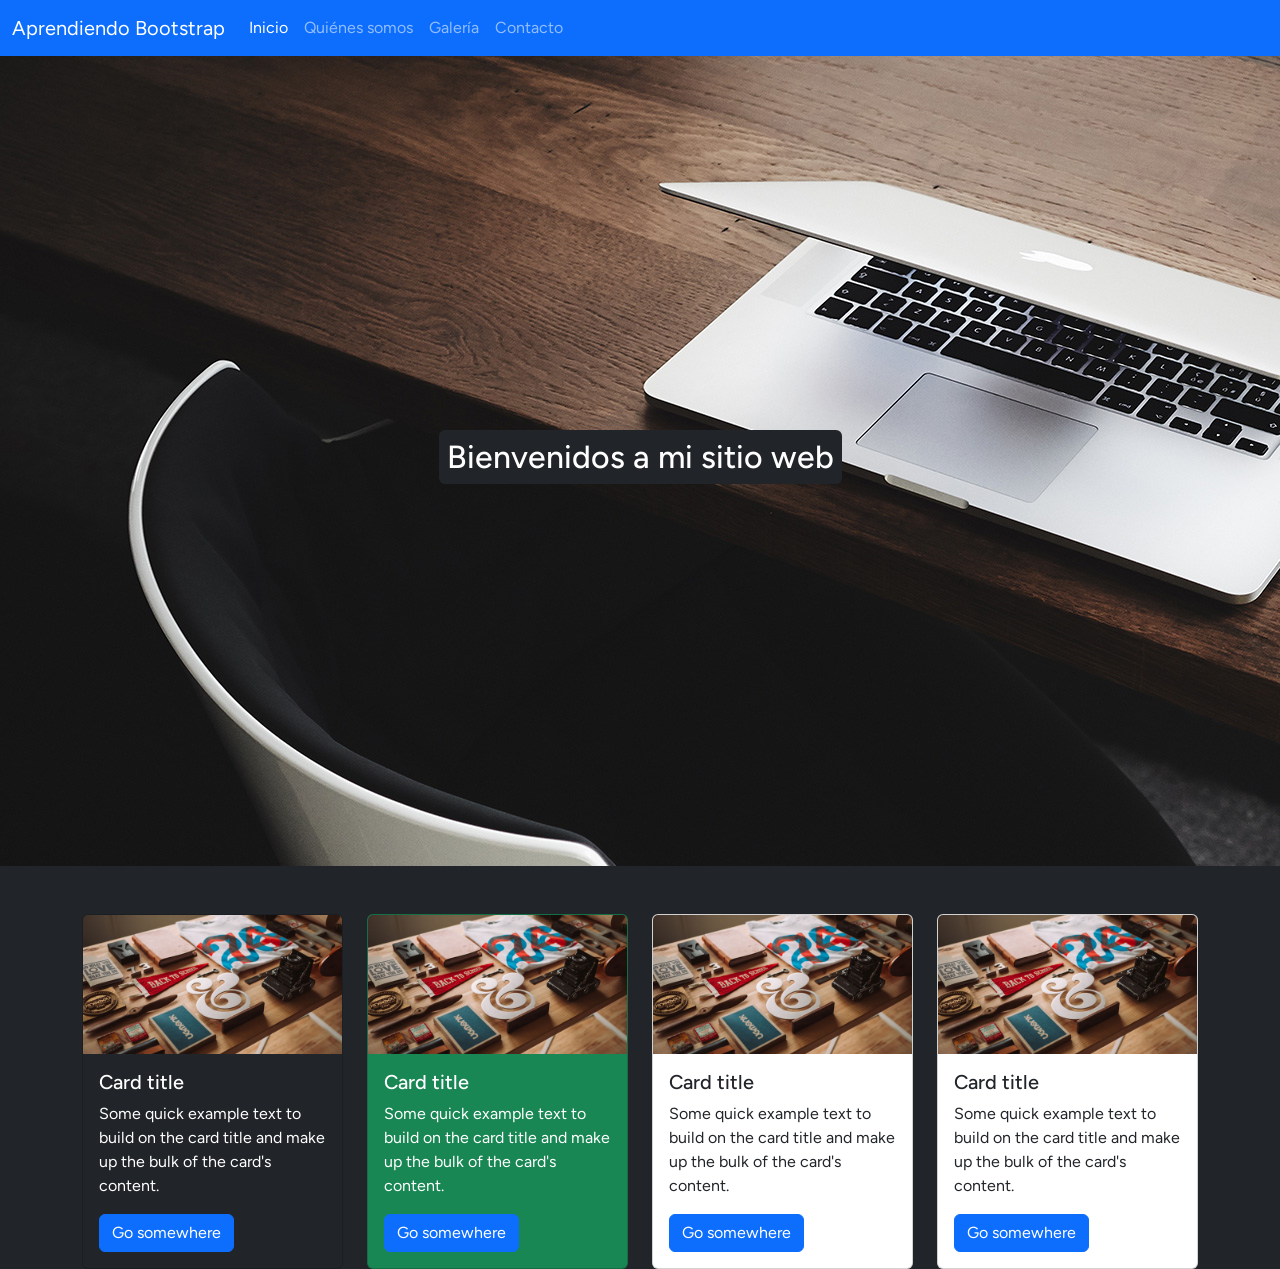
<file: index.html>
<!DOCTYPE html>
<html lang="en">
<head>
    <meta charset="UTF-8">
    <meta http-equiv="X-UA-Compatible" content="IE=edge">
    <meta name="viewport" content="width=device-width, initial-scale=1.0">
    <title>Clase 11 - Bootstrap</title>
    <link href="https://cdn.jsdelivr.net/npm/bootstrap@5.2.0/dist/css/bootstrap.min.css" rel="stylesheet" integrity="sha384-gH2yIJqKdNHPEq0n4Mqa/HGKIhSkIHeL5AyhkYV8i59U5AR6csBvApHHNl/vI1Bx" crossorigin="anonymous">
    <link rel="stylesheet" href="./css/style.css">
</head>
<body class="bg-dark">

    <nav class="navbar navbar-expand-lg bg-primary navbar-dark">
        <div class="container-fluid">
          <a class="navbar-brand" href="#">Aprendiendo Bootstrap</a>
          <button class="navbar-toggler" type="button" data-bs-toggle="collapse" data-bs-target="#navbarNav" aria-controls="navbarNav" aria-expanded="false" aria-label="Toggle navigation">
            <span class="navbar-toggler-icon"></span>
          </button>
          <div class="collapse navbar-collapse" id="navbarNav">
            <ul class="navbar-nav">
              <li class="nav-item">
                <a class="nav-link active" aria-current="page" href="index.html">Inicio</a>
              </li>
              <li class="nav-item">
                <a class="nav-link" href="quienes-somos.html">Quiénes somos</a>
              </li>
              <li class="nav-item">
                <a class="nav-link" href="galeria.html">Galería</a>
              </li>
              <li class="nav-item">
                <a class="nav-link" href="contacto.html">Contacto</a>
              </li>
            </ul>
          </div>
        </div>
    </nav>

    <section class="hero d-flex justify-content-center align-items-center">
        <h2 class="text-white bg-dark p-2 rounded">Bienvenidos a mi sitio web</h2>
    </section>
    
    <section class="container">
        <div class="row mt-5">
            <div class="col-md-3">
                <div class="card h-100 text-bg-dark">
                    <img src="./img/1.jpg" class="card-img-top" alt="Imagen 1">
                    <div class="card-body">
                      <h5 class="card-title">Card title</h5>
                      <p class="card-text">Some quick example text to build on the card title and make up the bulk of the card's content.</p>
                      <a href="#" class="btn btn-primary botonrojo">Go somewhere</a>
                    </div>
                </div>
            </div>
            <div class="col-md-3">
                <div class="card h-100 text-bg-success">
                    <img src="./img/1.jpg" class="card-img-top" alt="Imagen 1">
                    <div class="card-body">
                      <h5 class="card-title">Card title</h5>
                      <p class="card-text">Some quick example text to build on the card title and make up the bulk of the card's content.</p>
                      <a href="#" class="btn btn-primary">Go somewhere</a>
                    </div>
                </div>
            </div>
            <div class="col-md-3">
                <div class="card h-100">
                    <img src="./img/1.jpg" class="card-img-top" alt="Imagen 1">
                    <div class="card-body">
                      <h5 class="card-title">Card title</h5>
                      <p class="card-text">Some quick example text to build on the card title and make up the bulk of the card's content.</p>
                      <a href="#" class="btn btn-primary">Go somewhere</a>
                    </div>
                </div>
            </div>
            <div class="col-md-3">
                <div class="card h-100">
                    <img src="./img/1.jpg" class="card-img-top" alt="Imagen 1">
                    <div class="card-body">
                      <h5 class="card-title">Card title</h5>
                      <p class="card-text">Some quick example text to build on the card title and make up the bulk of the card's content.</p>
                      <a href="#" class="btn btn-primary">Go somewhere</a>
                    </div>
                </div>
            </div>
        </div>
    </section>




    
    <script src="https://cdn.jsdelivr.net/npm/bootstrap@5.2.0/dist/js/bootstrap.bundle.min.js" integrity="sha384-A3rJD856KowSb7dwlZdYEkO39Gagi7vIsF0jrRAoQmDKKtQBHUuLZ9AsSv4jD4Xa" crossorigin="anonymous"></script>
</body>
</html>
</file>
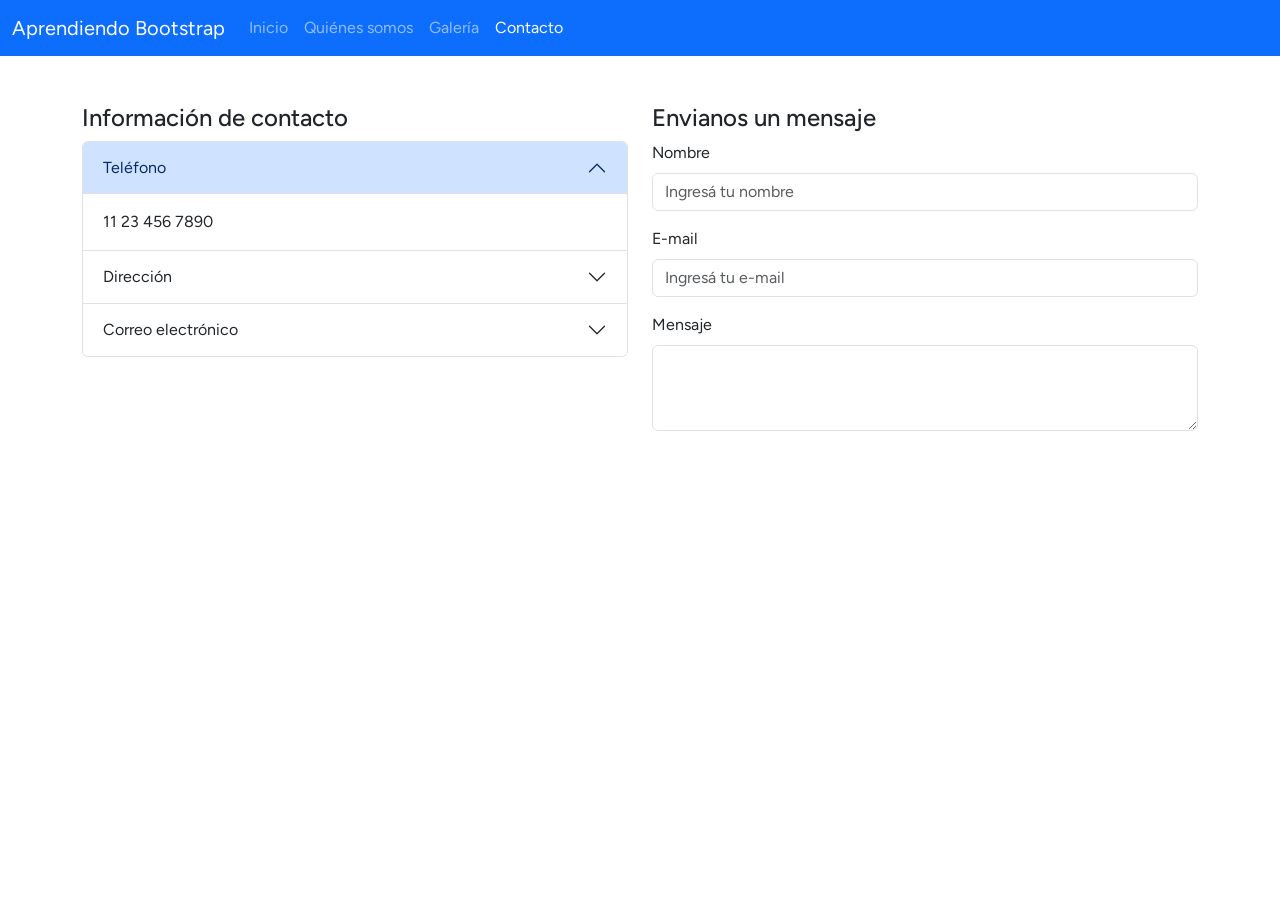
<file: contacto.html>
<!DOCTYPE html>
<html lang="en">
<head>
    <meta charset="UTF-8">
    <meta http-equiv="X-UA-Compatible" content="IE=edge">
    <meta name="viewport" content="width=device-width, initial-scale=1.0">
    <title>Clase 11 - Bootstrap</title>
    <link href="https://cdn.jsdelivr.net/npm/bootstrap@5.2.0/dist/css/bootstrap.min.css" rel="stylesheet" integrity="sha384-gH2yIJqKdNHPEq0n4Mqa/HGKIhSkIHeL5AyhkYV8i59U5AR6csBvApHHNl/vI1Bx" crossorigin="anonymous">
    <link rel="stylesheet" href="./css/style.css">
</head>
<body>

    <nav class="navbar navbar-expand-lg bg-primary navbar-dark">
        <div class="container-fluid">
          <a class="navbar-brand" href="#">Aprendiendo Bootstrap</a>
          <button class="navbar-toggler" type="button" data-bs-toggle="collapse" data-bs-target="#navbarNav" aria-controls="navbarNav" aria-expanded="false" aria-label="Toggle navigation">
            <span class="navbar-toggler-icon"></span>
          </button>
          <div class="collapse navbar-collapse" id="navbarNav">
            <ul class="navbar-nav">
              <li class="nav-item">
                <a class="nav-link" href="index.html">Inicio</a>
              </li>
              <li class="nav-item">
                <a class="nav-link" href="quienes-somos.html">Quiénes somos</a>
              </li>
              <li class="nav-item">
                <a class="nav-link" href="galeria.html">Galería</a>
              </li>
              <li class="nav-item">
                <a class="nav-link active" aria-current="page" href="contacto.html">Contacto</a>
              </li>
            </ul>
          </div>
        </div>
    </nav>

    <section class="container">
        <div class="row mt-5 gap-4 gap-md-0">
            <div class="col-md-6">
                <h4>Información de contacto</h4>
                <div class="accordion" id="accordionExample">
                    <div class="accordion-item">
                      <h2 class="accordion-header" id="headingOne">
                        <button class="accordion-button" type="button" data-bs-toggle="collapse" data-bs-target="#collapseOne" aria-expanded="true" aria-controls="collapseOne">
                          Teléfono
                        </button>
                      </h2>
                      <div id="collapseOne" class="accordion-collapse collapse show" aria-labelledby="headingOne" data-bs-parent="#accordionExample">
                        <div class="accordion-body">
                          11 23 456 7890
                        </div>
                      </div>
                    </div>
                    <div class="accordion-item">
                      <h2 class="accordion-header" id="headingTwo">
                        <button class="accordion-button collapsed" type="button" data-bs-toggle="collapse" data-bs-target="#collapseTwo" aria-expanded="false" aria-controls="collapseTwo">
                          Dirección
                        </button>
                      </h2>
                      <div id="collapseTwo" class="accordion-collapse collapse" aria-labelledby="headingTwo" data-bs-parent="#accordionExample">
                        <div class="accordion-body">
                          Calle Falsa 123
                        </div>
                      </div>
                    </div>
                    <div class="accordion-item">
                      <h2 class="accordion-header" id="headingThree">
                        <button class="accordion-button collapsed" type="button" data-bs-toggle="collapse" data-bs-target="#collapseThree" aria-expanded="false" aria-controls="collapseThree">
                          Correo electrónico
                        </button>
                      </h2>
                      <div id="collapseThree" class="accordion-collapse collapse" aria-labelledby="headingThree" data-bs-parent="#accordionExample">
                        <div class="accordion-body">
                          info@ejemplo.com
                        </div>
                      </div>
                    </div>
                </div>
            </div>
            <div class="col-md-6">
                <h4>Envianos un mensaje</h4>
                <form>
                    <div class="mb-3">
                        <label for="exampleFormControlInput1" class="form-label">Nombre</label>
                        <input type="text" class="form-control" id="exampleFormControlInput1" placeholder="Ingresá tu nombre">
                    </div>
                    <div class="mb-3">
                        <label for="exampleFormControlInput1" class="form-label">E-mail</label>
                        <input type="email" class="form-control" id="exampleFormControlInput1" placeholder="Ingresá tu e-mail">
                    </div>
                    <div class="mb-3">
                        <label for="exampleFormControlTextarea1" class="form-label">Mensaje</label>
                        <textarea class="form-control" id="exampleFormControlTextarea1" rows="3"></textarea>
                    </div>
                </form>
            </div>
        </div>
    </section>


    
    <script src="https://cdn.jsdelivr.net/npm/bootstrap@5.2.0/dist/js/bootstrap.bundle.min.js" integrity="sha384-A3rJD856KowSb7dwlZdYEkO39Gagi7vIsF0jrRAoQmDKKtQBHUuLZ9AsSv4jD4Xa" crossorigin="anonymous"></script>
</body>
</html>
</file>
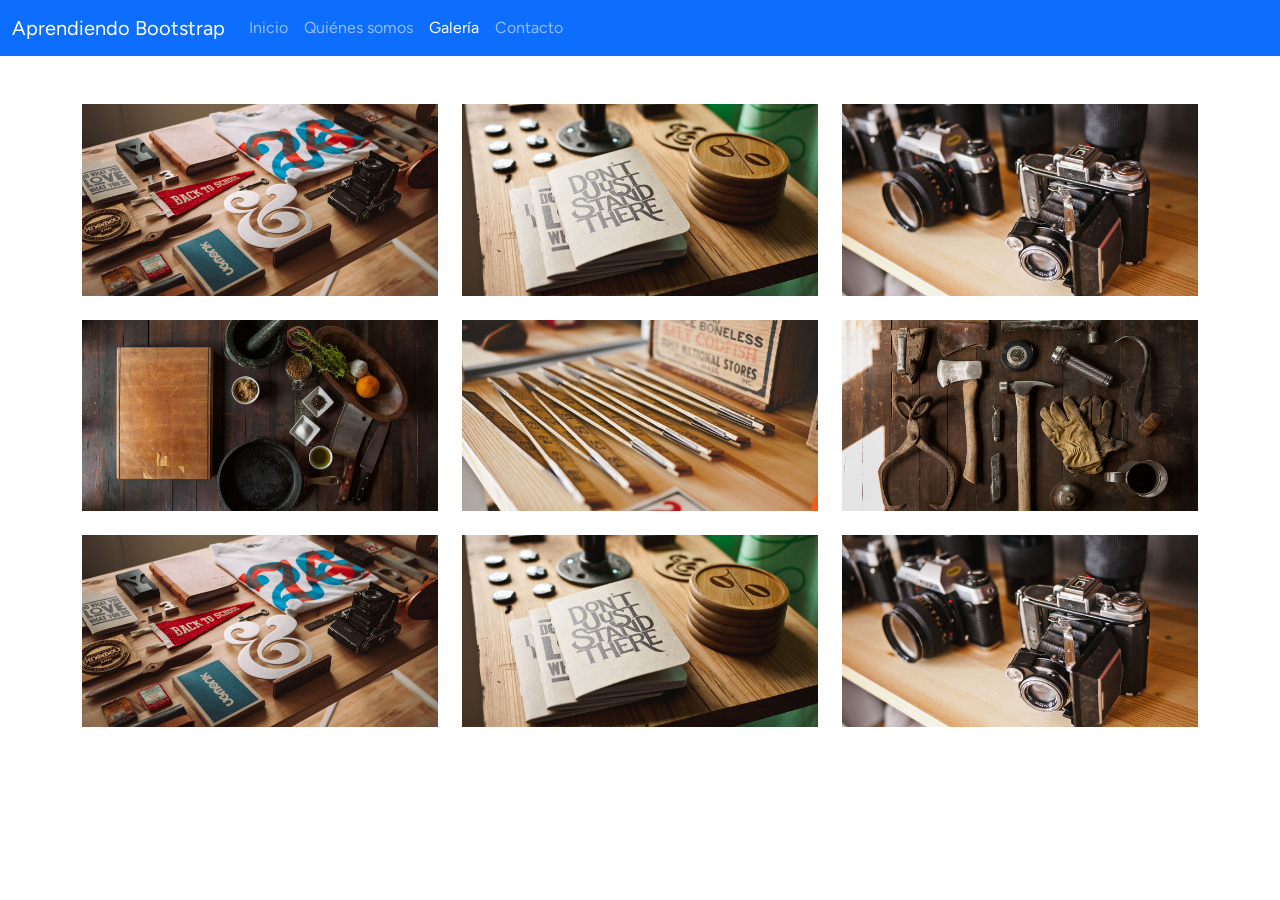
<file: galeria.html>
<!DOCTYPE html>
<html lang="en">
<head>
    <meta charset="UTF-8">
    <meta http-equiv="X-UA-Compatible" content="IE=edge">
    <meta name="viewport" content="width=device-width, initial-scale=1.0">
    <title>Clase 11 - Bootstrap</title>
    <link href="https://cdn.jsdelivr.net/npm/bootstrap@5.2.0/dist/css/bootstrap.min.css" rel="stylesheet" integrity="sha384-gH2yIJqKdNHPEq0n4Mqa/HGKIhSkIHeL5AyhkYV8i59U5AR6csBvApHHNl/vI1Bx" crossorigin="anonymous">
    <link rel="stylesheet" href="./css/style.css">
</head>
<body>

    <nav class="navbar navbar-expand-lg bg-primary navbar-dark">
        <div class="container-fluid">
          <a class="navbar-brand" href="#">Aprendiendo Bootstrap</a>
          <button class="navbar-toggler" type="button" data-bs-toggle="collapse" data-bs-target="#navbarNav" aria-controls="navbarNav" aria-expanded="false" aria-label="Toggle navigation">
            <span class="navbar-toggler-icon"></span>
          </button>
          <div class="collapse navbar-collapse" id="navbarNav">
            <ul class="navbar-nav">
              <li class="nav-item">
                <a class="nav-link" href="index.html">Inicio</a>
              </li>
              <li class="nav-item">
                <a class="nav-link" href="quienes-somos.html">Quiénes somos</a>
              </li>
              <li class="nav-item">
                <a class="nav-link active" aria-current="page" href="galeria.html">Galería</a>
              </li>
              <li class="nav-item">
                <a class="nav-link" href="contacto.html">Contacto</a>
              </li>
            </ul>
          </div>
        </div>
    </nav>

    <section class="container">
        <div class="row mt-5 gap-4 gap-md-0">
            <img class="col-md-4" src="./img/1.jpg" alt="Foto de galería">
            <img class="col-md-4" src="./img/2.jpg" alt="Foto de galería">
            <img class="col-md-4" src="./img/3.jpg" alt="Foto de galería">
        </div>
        <div class="row mt-4 gap-4 gap-md-0">
            <img class="col-md-4" src="./img/4.jpg" alt="Foto de galería">
            <img class="col-md-4" src="./img/5.jpg" alt="Foto de galería">
            <img class="col-md-4" src="./img/6.jpg" alt="Foto de galería">
        </div>
        <div class="row mt-4 gap-4 gap-md-0">
            <img class="col-md-4" src="./img/1.jpg" alt="Foto de galería">
            <img class="col-md-4" src="./img/2.jpg" alt="Foto de galería">
            <img class="col-md-4" src="./img/3.jpg" alt="Foto de galería">
        </div>
    </section>
    
    <script src="https://cdn.jsdelivr.net/npm/bootstrap@5.2.0/dist/js/bootstrap.bundle.min.js" integrity="sha384-A3rJD856KowSb7dwlZdYEkO39Gagi7vIsF0jrRAoQmDKKtQBHUuLZ9AsSv4jD4Xa" crossorigin="anonymous"></script>
</body>
</html>
</file>
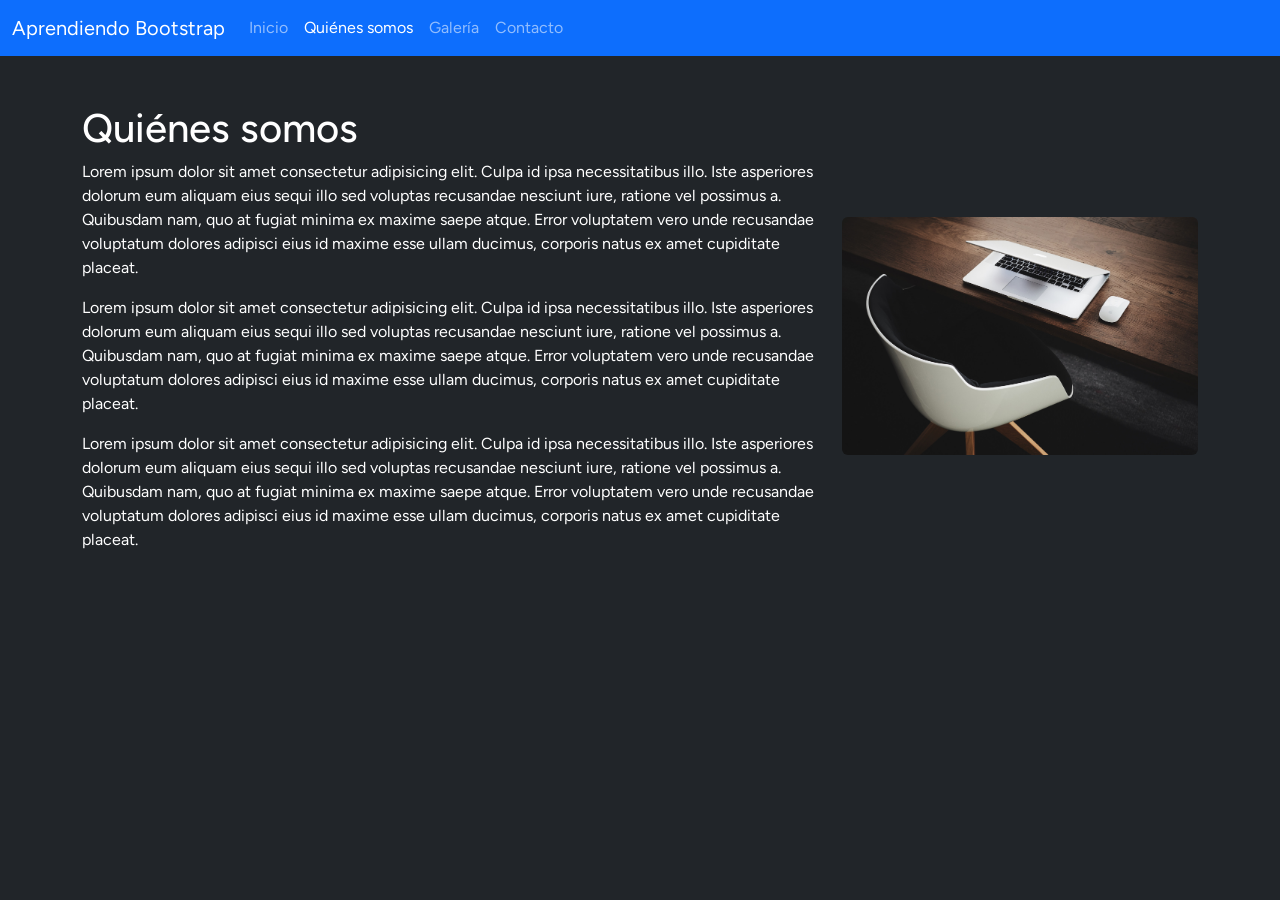
<file: quienes-somos.html>
<!DOCTYPE html>
<html lang="en">
<head>
    <meta charset="UTF-8">
    <meta http-equiv="X-UA-Compatible" content="IE=edge">
    <meta name="viewport" content="width=device-width, initial-scale=1.0">
    <title>Clase 11 - Bootstrap</title>
    <link href="https://cdn.jsdelivr.net/npm/bootstrap@5.2.0/dist/css/bootstrap.min.css" rel="stylesheet" integrity="sha384-gH2yIJqKdNHPEq0n4Mqa/HGKIhSkIHeL5AyhkYV8i59U5AR6csBvApHHNl/vI1Bx" crossorigin="anonymous">
    <link rel="stylesheet" href="./css/style.css">
</head>
<body class="text-bg-dark">

    <nav class="navbar navbar-expand-lg bg-primary navbar-dark">
        <div class="container-fluid">
          <a class="navbar-brand" href="#">Aprendiendo Bootstrap</a>
          <button class="navbar-toggler" type="button" data-bs-toggle="collapse" data-bs-target="#navbarNav" aria-controls="navbarNav" aria-expanded="false" aria-label="Toggle navigation">
            <span class="navbar-toggler-icon"></span>
          </button>
          <div class="collapse navbar-collapse" id="navbarNav">
            <ul class="navbar-nav">
              <li class="nav-item">
                <a class="nav-link" href="index.html">Inicio</a>
              </li>
              <li class="nav-item">
                <a class="nav-link active" aria-current="page" href="quienes-somos.html">Quiénes somos</a>
              </li>
              <li class="nav-item">
                <a class="nav-link" href="galeria.html">Galería</a>
              </li>
              <li class="nav-item">
                <a class="nav-link" href="contacto.html">Contacto</a>
              </li>
            </ul>
          </div>
        </div>
    </nav>

    <section class="container">
        <div class="row mt-5">
            <div class="col-md-8 d-flex flex-column justify-content-center">
                <h1>Quiénes somos</h1>
                <p>Lorem ipsum dolor sit amet consectetur adipisicing elit. Culpa id ipsa necessitatibus illo. Iste asperiores dolorum eum aliquam eius sequi illo sed voluptas recusandae nesciunt iure, ratione vel possimus a. Quibusdam nam, quo at fugiat minima ex maxime saepe atque. Error voluptatem vero unde recusandae voluptatum dolores adipisci eius id maxime esse ullam ducimus, corporis natus ex amet cupiditate placeat.</p>
                <p>Lorem ipsum dolor sit amet consectetur adipisicing elit. Culpa id ipsa necessitatibus illo. Iste asperiores dolorum eum aliquam eius sequi illo sed voluptas recusandae nesciunt iure, ratione vel possimus a. Quibusdam nam, quo at fugiat minima ex maxime saepe atque. Error voluptatem vero unde recusandae voluptatum dolores adipisci eius id maxime esse ullam ducimus, corporis natus ex amet cupiditate placeat.</p>
                <p>Lorem ipsum dolor sit amet consectetur adipisicing elit. Culpa id ipsa necessitatibus illo. Iste asperiores dolorum eum aliquam eius sequi illo sed voluptas recusandae nesciunt iure, ratione vel possimus a. Quibusdam nam, quo at fugiat minima ex maxime saepe atque. Error voluptatem vero unde recusandae voluptatum dolores adipisci eius id maxime esse ullam ducimus, corporis natus ex amet cupiditate placeat.</p>
            </div>
            <div class="col-md-4 d-flex align-items-center">
                <img class="mw-100 rounded" src="./img/hero-bg.jpg" alt="Quiénes somos">
            </div>
        </div>
    </section>



    
    <script src="https://cdn.jsdelivr.net/npm/bootstrap@5.2.0/dist/js/bootstrap.bundle.min.js" integrity="sha384-A3rJD856KowSb7dwlZdYEkO39Gagi7vIsF0jrRAoQmDKKtQBHUuLZ9AsSv4jD4Xa" crossorigin="anonymous"></script>
</body>
</html>
</file>
<file: css/style.css>
@import url('https://fonts.googleapis.com/css2?family=Figtree:wght@300;400;500;600;700;800;900&display=swap');

* {
    font-family: 'Figtree', sans-serif;
}

.hero {
    background-image: url("../img/hero-bg.jpg");
    height: 90vh;
}
</file>
